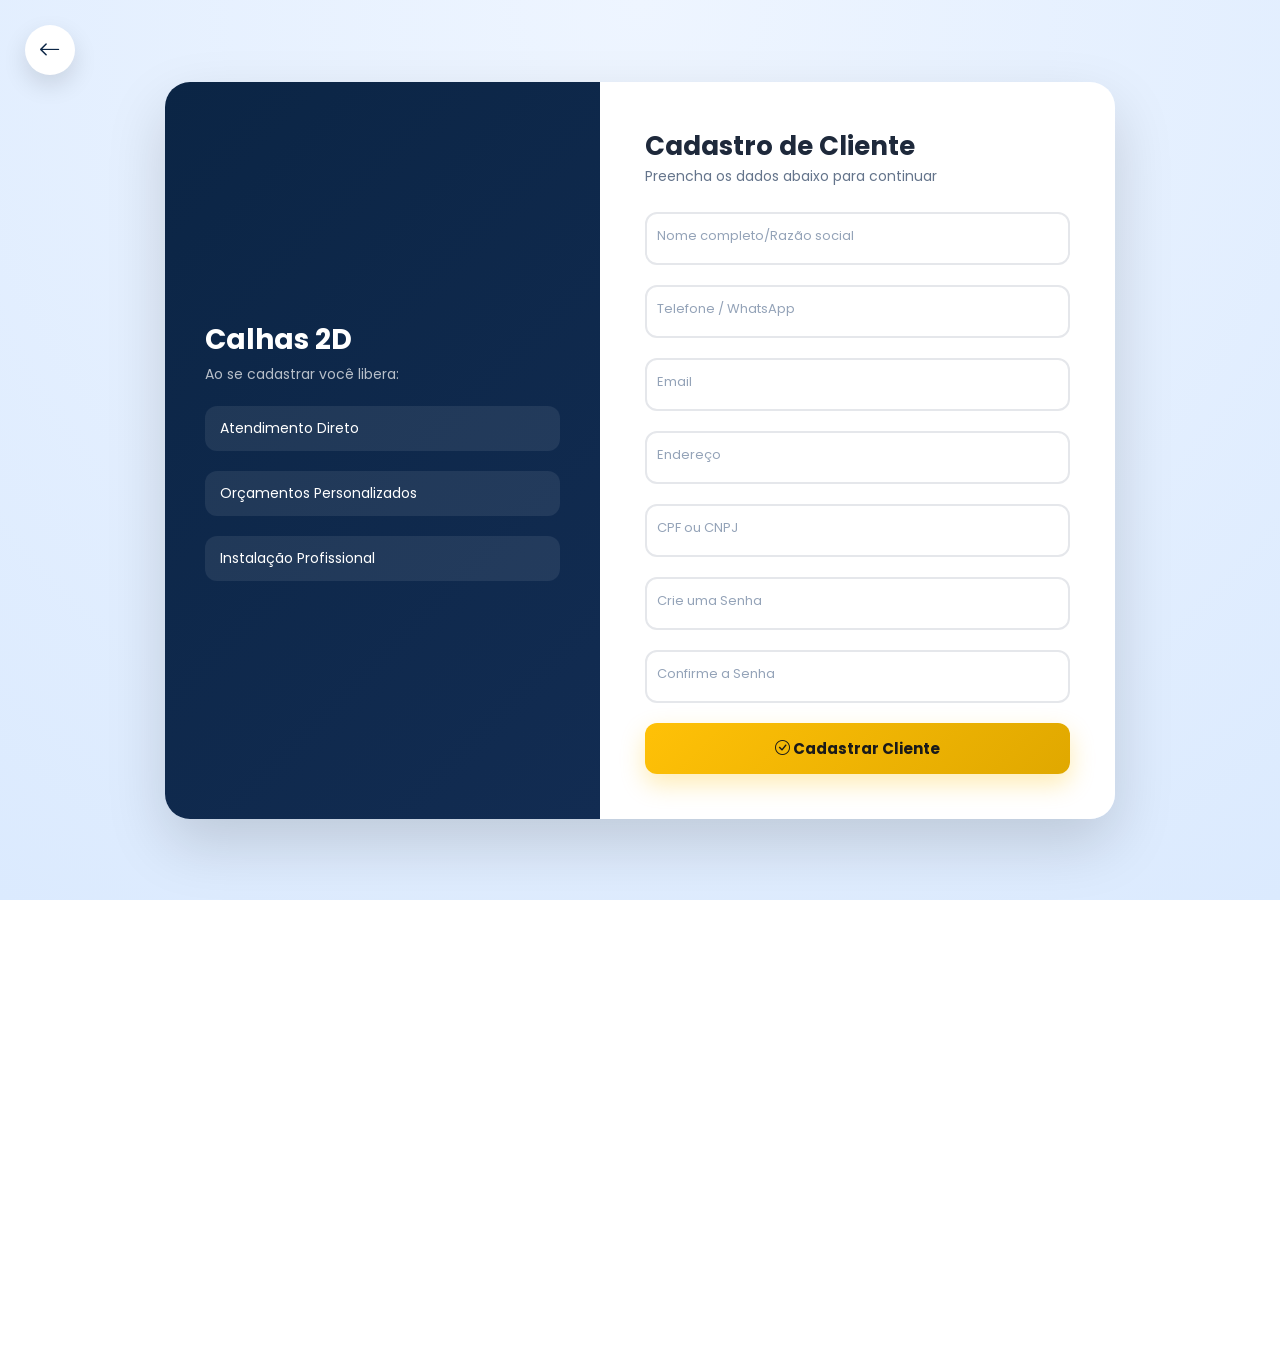
<file: cadastro.html>
<!DOCTYPE html>
<html lang="pt-br">
<head>
  <meta charset="UTF-8">
  <meta name="viewport" content="width=device-width, initial-scale=1.0">

  <title>Cadastro de Cliente - Calhas 2D</title>

  <link href="cadastro.css" rel="stylesheet">
  <link href="https://cdn.jsdelivr.net/npm/bootstrap-icons@1.11.3/font/bootstrap-icons.css" rel="stylesheet">
  <link href="https://fonts.googleapis.com/css2?family=Poppins:wght@300;400;500;600;700&display=swap" rel="stylesheet">
  <a href="index.html" class="back-floating">
    <i class="bi bi-arrow-left"></i>
    </a>
  </a>
</head>

<body>

  

<div class="login-bg">

  <div class="glass-card">

    <!-- ESQUERDA -->
    <div class="left-panel">
      <div class="brand">
        <h2>Calhas 2D</h2>
        <span>Ao se cadastrar você libera:</span>
      </div>

      <div class="badge-box">
        
        Atendimento Direto
      </div>

      <div class="badge-box">
      
        Orçamentos Personalizados
      </div>

      <div class="badge-box">
       
        Instalação Profissional
      </div>
    </div>

    <!-- FORM -->
    <div class="right-panel">

      <div class="form-header">
        <h3>Cadastro de Cliente</h3>
        <p>Preencha os dados abaixo para continuar</p>
      </div>

      <form action="cadastro.php" method="POST">

        <div class="input-box">
          <input type="text" name="nome" required>
          <label>Nome completo/Razão social</label>
        </div>

        <div class="input-box">
          <input type="text" name="telefone" required>
          <label>Telefone / WhatsApp</label>
        </div>

        <div class="input-box">
          <input type="email" name="email" required>
          <label>Email</label>
        </div>

        <div class="input-box">
          <input type="text" name="endereco" required>
          <label>Endereço</label>
        </div>

        <div class="input-box">
          <input type="text" name="cpf" id="documento" required>
          <label>CPF ou CNPJ</label>
        </div>
        <!-- Adicione este bloco antes do botão de submit no cadastro.html -->
<div class="input-box">
  <input type="password" name="senha" id="senha" required>
  <label>Crie uma Senha</label>
</div>

<div class="input-box">
  <input type="password" name="confirmar_senha" id="confirmar_senha" required>
  <label>Confirme a Senha</label>
</div>

        <button type="submit" class="btn-submit">
          <i class="bi bi-check-circle"></i>
          Cadastrar Cliente
        </button>

      </form>

    </div>

  </div>

</div>
<script>
  document.addEventListener("DOMContentLoaded", function () {
  
    const doc = document.getElementById("documento");
    const tel = document.querySelector('input[name="telefone"]');
  
    // =====================
    // TELEFONE
    // =====================
    if (tel) {
      tel.addEventListener("input", function () {
        let v = this.value.replace(/\D/g, "").slice(0, 11);
  
        v = v.replace(/^(\d{2})(\d)/g, "($1) $2");
        v = v.replace(/(\d{5})(\d)/, "$1-$2");
  
        this.value = v;
      });
    }
  
    // =====================
    // CPF / CNPJ AUTO FORMAT
    // =====================
    if (doc) {
      doc.addEventListener("input", function () {
  
        let v = this.value.replace(/\D/g, "");
  
        // CPF
        if (v.length <= 11) {
  
          v = v.replace(/^(\d{3})(\d)/, "$1.$2");
          v = v.replace(/^(\d{3})\.(\d{3})(\d)/, "$1.$2.$3");
          v = v.replace(/^(\d{3})\.(\d{3})\.(\d{3})(\d)/, "$1.$2.$3-$4");
  
        }
  
        // CNPJ
        else {
  
          v = v.replace(/^(\d{2})(\d)/, "$1.$2");
          v = v.replace(/^(\d{2})\.(\d{3})(\d)/, "$1.$2.$3");
          v = v.replace(/^(\d{2})\.(\d{3})\.(\d{3})(\d)/, "$1.$2.$3/$4");
          v = v.replace(/^(\d{2})\.(\d{3})\.(\d{3})\/(\d{4})(\d)/, "$1.$2.$3/$4-$5");
        }
  
        this.value = v.slice(0, 18);
      });
    }
  
  });
  </script>
</body>
</html>
</file>
<file: cadastro.css>
:root {
  --blue: #0b2545;
  --blue2: #0d6efd;
  --yellow: #ffc107;
  --yellow-dark: #e0a800;
  --text: #1e293b;
}

* {
  margin: 0;
  padding: 0;
  box-sizing: border-box;
  font-family: "Poppins", sans-serif;
}

body {
  min-height: 150vh;
}

/* FUNDO */
.login-bg {
  min-height: 100vh;
  display: flex;
  justify-content: center;
  align-items: center;
  background: radial-gradient(circle at top, #eef5ff, #dbeafe);
  padding: 20px;
}

/* CARD PRINCIPAL */
.glass-card {
  width: 950px;
  max-width: 100%;
  display: flex;
  border-radius: 25px;
  overflow: hidden;
  box-shadow: 0 25px 60px rgba(0,0,0,0.15);
  animation: fadeIn 0.6s ease;
}

/* ANIMAÇÃO */
@keyframes fadeIn {
  from { opacity: 0; transform: translateY(20px); }
  to { opacity: 1; transform: translateY(0); }
}

/* ESQUERDA */
.left-panel {
  flex: 1;
  background: linear-gradient(135deg, var(--blue), #122c52);
  color: white;
  padding: 40px;
  display: flex;
  flex-direction: column;
  justify-content: center;
}

.brand h2 {
  font-size: 28px;
  font-weight: 700;
}

.brand span {
  font-size: 14px;
  opacity: 0.7;
}

.badge-box {
  margin-top: 20px;
  background: rgba(255,255,255,0.08);
  padding: 12px 15px;
  border-radius: 12px;
  display: flex;
  gap: 10px;
  align-items: center;
  font-size: 14px;
}

/* DIREITA */
.right-panel {
  flex: 1.2;
  background: white;
  padding: 45px;
}

.form-header h3 {
  font-size: 26px;
  color: var(--text);
}

.form-header p {
  font-size: 14px;
  color: #64748b;
  margin-bottom: 25px;
}

/* INPUTS */
.input-box {
  position: relative;
  margin-bottom: 20px;
}

.input-box input {
  width: 100%;
  padding: 14px 12px;
  border: 2px solid #e5e7eb;
  border-radius: 12px;
  outline: none;
  transition: 0.3s;
  font-size: 14px;
}

.input-box label {
  position: absolute;
  left: 12px;
  top: 14px;
  color: #94a3b8;
  font-size: 13px;
  transition: 0.2s;
  pointer-events: none;
}

/* efeito float */
.input-box input:focus,
.input-box input:valid {
  border-color: var(--blue2);
  box-shadow: 0 0 0 4px rgba(13,110,253,0.1);
}

.input-box input:focus + label,
.input-box input:valid + label {
  top: -10px;
  left: 10px;
  font-size: 11px;
  background: white;
  padding: 0 5px;
  color: var(--blue2);
}

/* BOTÃO AMARELO TOP */
.btn-submit {
  width: 100%;
  padding: 14px;
  border: none;
  border-radius: 12px;
  background: linear-gradient(135deg, var(--yellow), var(--yellow-dark));
  color: #1a1a1a;
  font-weight: 700;
  font-size: 15px;
  cursor: pointer;
  transition: 0.3s;
  box-shadow: 0 10px 25px rgba(255,193,7,0.3);
}

.btn-submit:hover {
  transform: translateY(-2px);
  box-shadow: 0 15px 30px rgba(255,193,7,0.4);
}

/* RESPONSIVO */
@media (max-width: 768px) {
  .glass-card {
    flex-direction: column;
  }

  .left-panel {
    text-align: center;
  }
}

.back-floating{
    position: absolute;

    top: 25px;
    left: 25px;

    width: 50px;
    height: 50px;

    display: flex;
    align-items: center;
    justify-content: center;

    border-radius: 50%;

    background: white;

    color: var(--blue);

    text-decoration: none;

    font-size: 22px;

    box-shadow: 0 10px 25px rgba(0,0,0,0.12);

    transition: 0.3s ease;

    z-index: 1000;
}

.back-floating:hover{
    transform: translateY(-3px);
    background: var(--blue2);
    color: white;
}

.back-floating i{
    color: inherit;
}
body{
    overflow-y: auto;
}
</file>
